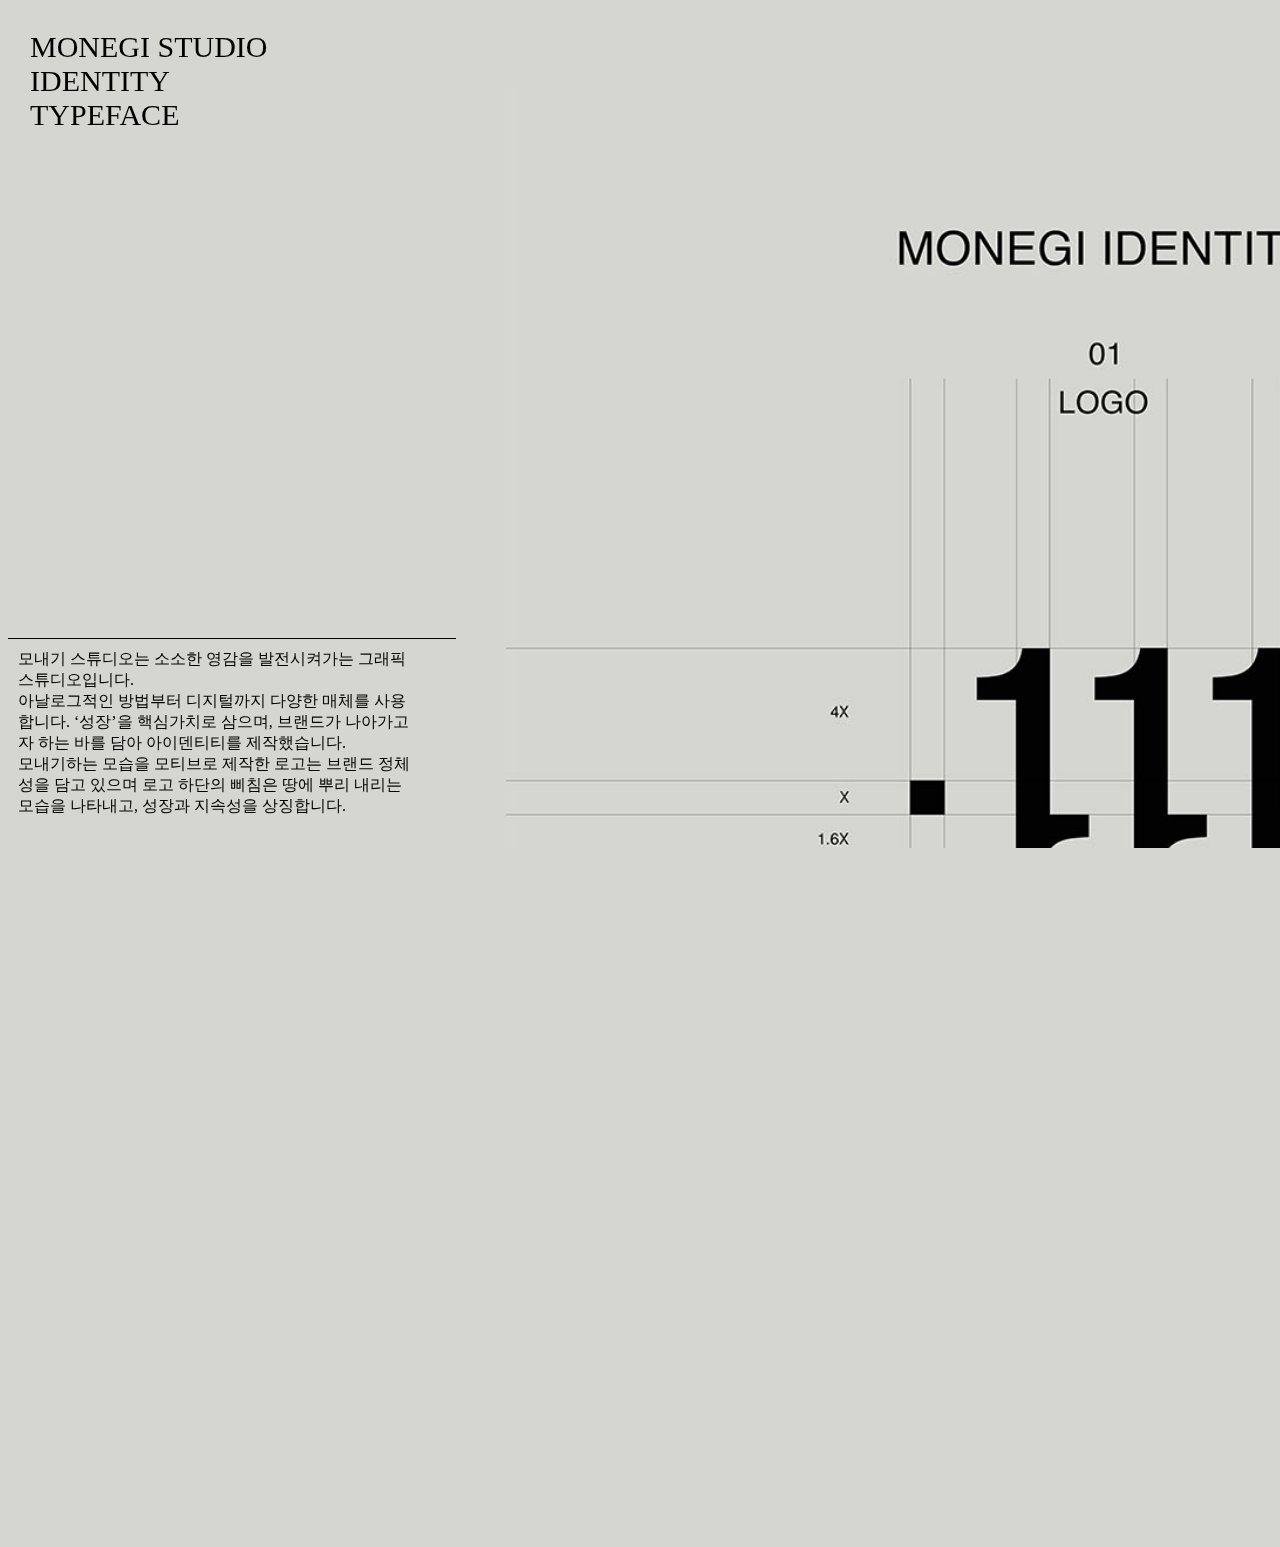
<file: bi.html>
<!DOCTYPE html>
<html lang="en">
<head>
    <meta charset="UTF-8">
    <meta name="viewport" content="width=device-width, initial-scale=1.0">
    <title>Document</title>
    <link rel="stylesheet" href="/style/main2.css">
</head>
<body>
    <section class="box">
    <div class="logo"><a href="/index.html">MONEGI STUDIO</a>
        <a href="./bi.html"><div>IDENTITY</div></a>
        <a href="./typeface.html"><div>TYPEFACE</div></a>
    </div>
    <div class="scroll-container">
        
        <div class="scroll-content">
        모내기 스튜디오는 소소한 영감을 발전시켜가는 그래픽 스튜디오입니다.<br>
        아날로그적인 방법부터 디지털까지 다양한 매체를 사용합니다. ‘성장’을 핵심가치로 삼으며, 
        브랜드가 나아가고자 하는 바를 담아 아이덴티티를 제작했습니다.<br>
        모내기하는 모습을 모티브로 제작한 로고는 브랜드 정체성을 담고 있으며 로고 하단의 삐침은 땅에 뿌리 내리는 모습을 나타내고, 성장과 지속성을 상징합니다.

        
        </div>
    </div>

    
    
    <div class="scroll-container2">
        <div class="scroll-content2">
            <img src="./asset/_2 copy.jpg" width="1200">
            <img src="./asset/monegi logo motion.gif" width="1200"> 
            <img src="./asset/bi poster.png" width="1200">
        </div>
    </div>
    
        </div>


    
</section>
    

    
</body>
</html>
</file>
<file: style/main2.css>
html{
    position:fixed;
    background-color: #d5d5d1;
}
.box{
    display:flex;
    flex-direction: row;
    
}
.logo{
    font-size:30px;

    position:fixed;
    top:30px;
    left:30px;
    background-color: 0.1px solid ;
   

    
}
a:hover{
    color:red;
}

        .scroll-container {
            border-top: black 1px solid;
            margin-top:70vh;
            width: 35vw; 
            height: 100vh; 
            overflow: scroll;
        }
        .scroll-container::-webkit-scrollbar{
            display:none;
        }

        
        .scroll-content {
            font-size:16px;
            width: 90%; 
            height: 100vh; 
            padding: 10px;
            bottom: 20px; 
        }

        
        .scroll-container2 {
            margin-top: 30px;
            display: flex;
            flex-direction: center;
            width: 100vw; 
            height: 90vh; 
            overflow: scroll;
        }

        
        .scroll-content2 {
            padding: 50px;
            width: 100%; 
            height: 100%; 
            
           
        }
       
        
        a,a:link,a:visited{
            text-decoration: none;
            color:inherit;
           
            }
</file>
